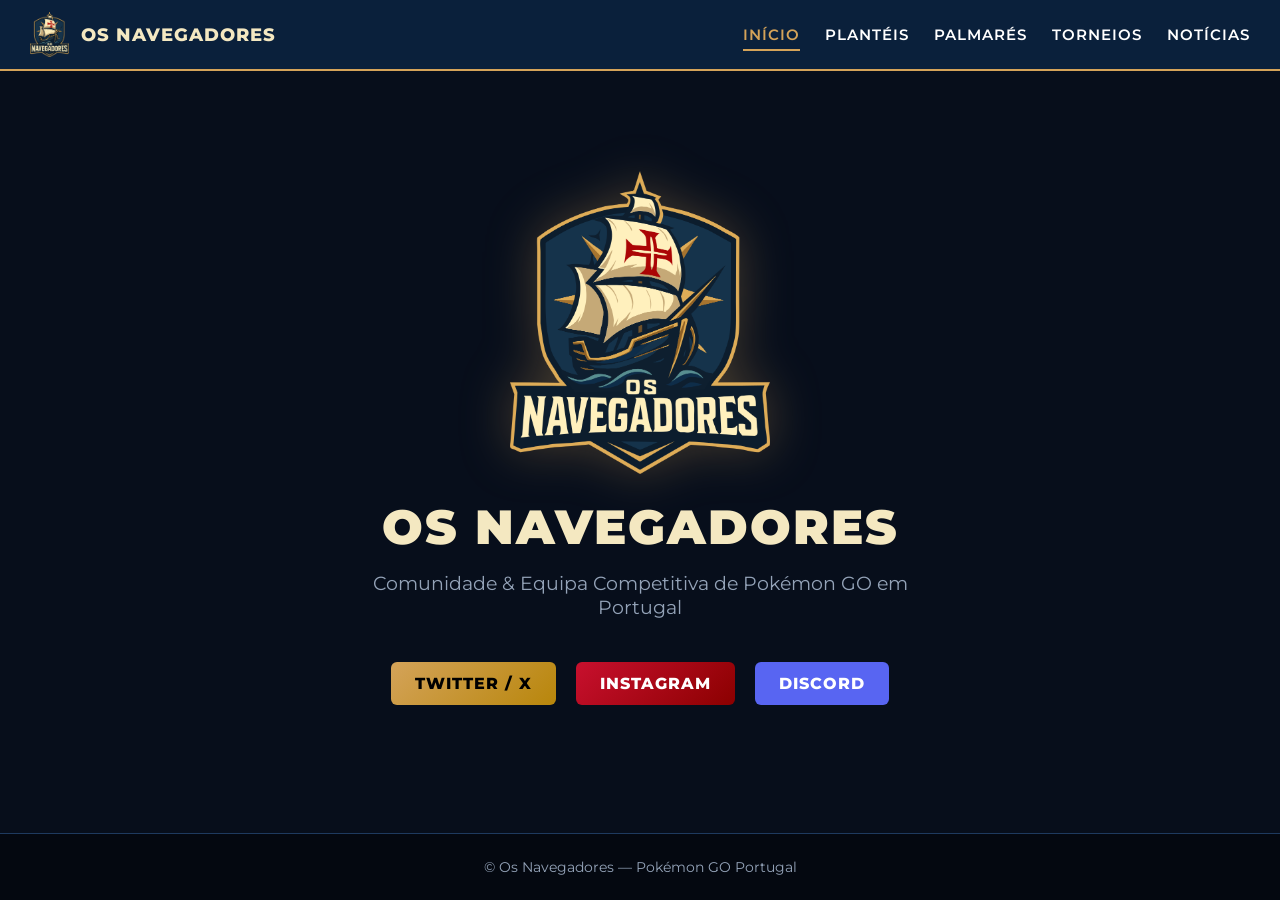
<file: index.html>
<!DOCTYPE html>
<html lang="pt">
<head>
  <meta charset="UTF-8">
  <meta name="viewport" content="width=device-width, initial-scale=1.0">
  <title>Os Navegadores | Pokémon GO Portugal</title>
  <link rel="stylesheet" href="style.css">
  <link href="https://fonts.googleapis.com/css2?family=Montserrat:wght@600;800;900&display=swap" rel="stylesheet">
</head>
<body>

  <nav>
    <a href="index.html" class="nav-brand">
      <img src="OsNavegadores_SemFundo.png" alt="Os Navegadores Logo">
      OS NAVEGADORES
    </a>
    <ul class="nav-links">
      <li><a href="index.html" class="active">Início</a></li>
      <li><a href="planteis.html">Plantéis</a></li>
      <li><a href="palmares.html">Palmarés</a></li>
      <li><a href="torneios.html">Torneios</a></li>
	  <li><a href="noticias.html">Notícias</a></li>
    </ul>
  </nav>

  <div class="container" style="text-align: center; padding-top: 60px;">
    <img src="OsNavegadores_SemFundo.png" alt="Logo Navegadores" style="max-width: 260px; filter: drop-shadow(0 0 25px var(--gold-glow));">
    <h1 style="font-size: 3rem; font-weight: 900; margin-top: 20px; color: var(--cream); letter-spacing: 2px;">OS NAVEGADORES</h1>
    <p style="color: var(--text-dim); font-size: 1.2rem; max-width: 600px; margin: 15px auto;">Comunidade & Equipa Competitiva de Pokémon GO em Portugal</p>

    <div style="margin-top: 35px;">
      <a href="https://x.com/OsNavegadoresGo" target="_blank" class="btn">Twitter / X</a>
      <a href="https://www.instagram.com/osnavegadoresgo/" target="_blank" class="btn btn-red">Instagram</a>
      <a href="https://discord.com/invite/R2erNcu2da" target="_blank" class="btn" style="background: #5865F2; color: #fff;">Discord</a>
    </div>
  </div>

  <footer>© Os Navegadores — Pokémon GO Portugal</footer>
</body>
</html>
</file>
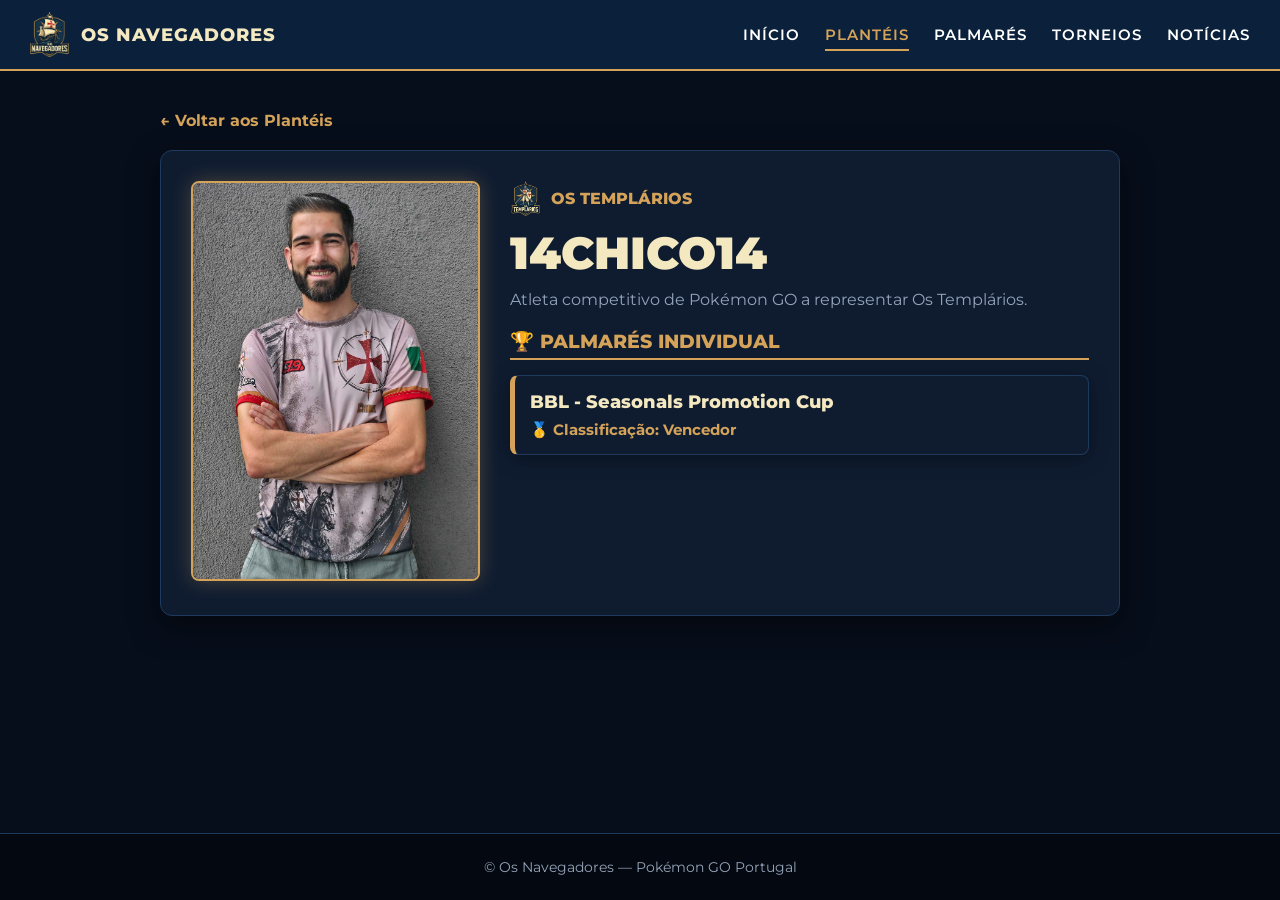
<file: 14chico14.html>
<!DOCTYPE html>
<html lang="pt">
<head>
  <meta charset="UTF-8">
  <meta name="viewport" content="width=device-width, initial-scale=1.0">
  <title>14chico14 | Perfil de Jogador</title>
  <link rel="stylesheet" href="style.css">
  <link href="https://fonts.googleapis.com/css2?family=Montserrat:wght@600;800;900&display=swap" rel="stylesheet">
</head>
<body>

  <nav>
    <a href="index.html" class="nav-brand">
      <img src="OsNavegadores_SemFundo.png" alt="Logo">
      OS NAVEGADORES
    </a>
    <ul class="nav-links">
      <li><a href="index.html">Início</a></li>
      <li><a href="planteis.html" class="active">Plantéis</a></li>
      <li><a href="palmares.html">Palmarés</a></li>
      <li><a href="torneios.html">Torneios</a></li>
	  <li><a href="noticias.html">Notícias</a></li>
    </ul>
  </nav>

  <div class="container">
    <a href="planteis.html" style="color: var(--gold); text-decoration: none; font-weight: 700; display: inline-block; margin-bottom: 20px;">← Voltar aos Plantéis</a>

    <div style="background: var(--bg-card); border: 1px solid var(--border); border-radius: 12px; padding: 30px; display: flex; flex-wrap: wrap; gap: 30px; align-items: flex-start; box-shadow: 0 10px 30px rgba(0,0,0,0.5);">
      
      <!-- Foto de Perfil (Presa ao topo) -->
      <div style="flex: 1; min-width: 260px; max-width: 320px; text-align: center;">
        <img src="chico.jpg" alt="14chico14" style="width: 100%; min-height: 300px; max-height: 400px; object-fit: cover; border-radius: 8px; border: 2px solid var(--gold); box-shadow: 0 0 20px var(--gold-glow);" onerror="this.src='chico.png'">
      </div>

      <!-- Detalhes do Jogador -->
      <div style="flex: 2; min-width: 280px;">
        <div style="display: flex; align-items: center; gap: 10px; margin-bottom: 10px;">
          <img src="OsTemplarios.png" alt="Os Templários" style="height: 35px;" onerror="this.src='OsTemplarios.jpg'">
          <span style="color: var(--gold); font-weight: 800; text-transform: uppercase;">Os Templários</span>
        </div>

        <h1 style="font-size: 2.8rem; font-weight: 900; color: var(--cream); margin-bottom: 10px; text-transform: uppercase;">14chico14</h1>
        <p style="color: var(--text-dim); margin-bottom: 20px;">Atleta competitivo de Pokémon GO a representar Os Templários.</p>

        <!-- Palmarés Individual -->
        <h3 style="font-size: 1.2rem; font-weight: 800; color: var(--gold); border-bottom: 2px solid var(--gold); padding-bottom: 5px; margin-bottom: 15px; text-transform: uppercase;">🏆 Palmarés Individual</h3>
        
        <div class="trophy-card" style="border-left-color: var(--gold); padding: 15px; margin-bottom: 10px;">
          <div class="trophy-title" style="font-size: 1.1rem; color: var(--cream); font-weight: 800;">BBL - Seasonals Promotion Cup</div>
          <p style="color: var(--gold); font-size: 0.95rem; font-weight: 700; margin-top: 4px;">🥇 Classificação: Vencedor</p>
        </div>

      </div>
    </div>
  </div>

  <footer>© Os Navegadores — Pokémon GO Portugal</footer>
</body>
</html>
</file>
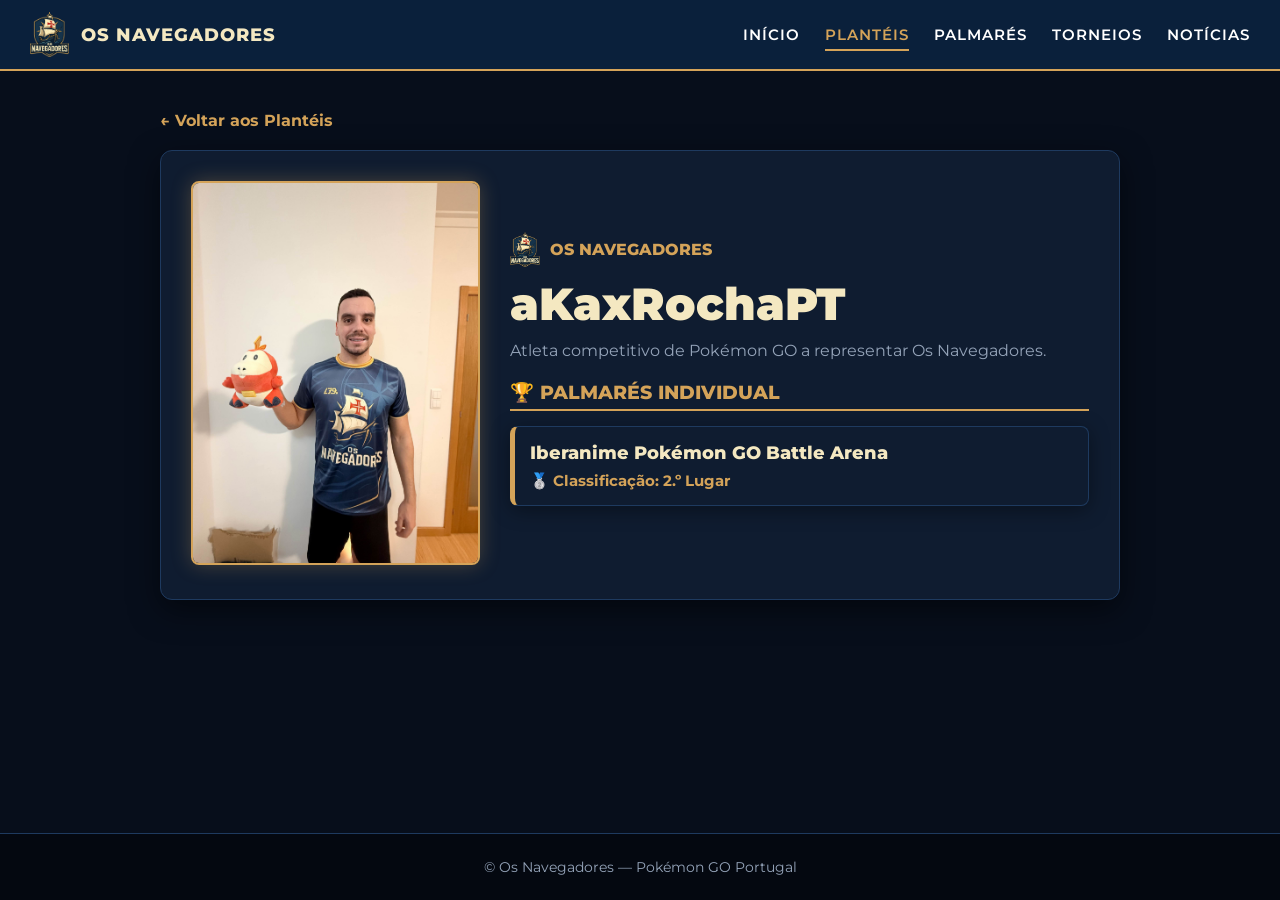
<file: akaxrocha.html>
<!DOCTYPE html>
<html lang="pt">
<head>
  <meta charset="UTF-8">
  <meta name="viewport" content="width=device-width, initial-scale=1.0">
  <title>aKaxRochaPT | Perfil de Jogador</title>
  <link rel="stylesheet" href="style.css">
  <link href="https://fonts.googleapis.com/css2?family=Montserrat:wght@600;800;900&display=swap" rel="stylesheet">
</head>
<body>

  <nav>
    <a href="index.html" class="nav-brand">
      <img src="OsNavegadores_SemFundo.png" alt="Logo">
      OS NAVEGADORES
    </a>
    <ul class="nav-links">
      <li><a href="index.html">Início</a></li>
      <li><a href="planteis.html" class="active">Plantéis</a></li>
      <li><a href="palmares.html">Palmarés</a></li>
      <li><a href="torneios.html">Torneios</a></li>
	  <li><a href="noticias.html">Notícias</a></li>
    </ul>
  </nav>

  <div class="container">
    <a href="planteis.html" style="color: var(--gold); text-decoration: none; font-weight: 700; display: inline-block; margin-bottom: 20px;">← Voltar aos Plantéis</a>

    <div style="background: var(--bg-card); border: 1px solid var(--border); border-radius: 12px; padding: 30px; display: flex; flex-wrap: wrap; gap: 30px; align-items: center; box-shadow: 0 10px 30px rgba(0,0,0,0.5);">
      
      <!-- Foto de Perfil do Jogador (Com limite seguro para fotos grandes) -->
      <div style="flex: 1; min-width: 260px; max-width: 320px; text-align: center;">
        <img src="akaxrocha.jpg" alt="aKaxRochaPT" style="width: 100%; min-height: 300px; max-height: 400px; object-fit: cover; border-radius: 8px; border: 2px solid var(--gold); box-shadow: 0 0 20px var(--gold-glow);" onerror="this.src='akaxrocha.png'">
      </div>

      <!-- Detalhes do Jogador -->
      <div style="flex: 2; min-width: 280px;">
        <div style="display: flex; align-items: center; gap: 10px; margin-bottom: 10px;">
          <img src="OsNavegadores_SemFundo.png" alt="Os Navegadores" style="height: 35px;">
          <span style="color: var(--gold); font-weight: 800; text-transform: uppercase;">Os Navegadores</span>
        </div>

        <h1 style="font-size: 2.8rem; font-weight: 900; color: var(--cream); margin-bottom: 10px; text-transform: none;">aKaxRochaPT</h1>
        <p style="color: var(--text-dim); margin-bottom: 20px;">Atleta competitivo de Pokémon GO a representar Os Navegadores.</p>

        <!-- Palmarés Individual -->
        <h3 style="font-size: 1.2rem; font-weight: 800; color: var(--gold); border-bottom: 2px solid var(--gold); padding-bottom: 5px; margin-bottom: 15px; text-transform: uppercase;">🏆 Palmarés Individual</h3>
        
        <div class="trophy-card" style="border-left-color: var(--gold); padding: 15px; margin-bottom: 12px;">
          <div class="trophy-title" style="font-size: 1.1rem; color: var(--cream); font-weight: 800;">Iberanime Pokémon GO Battle Arena</div>
          <p style="color: var(--gold); font-size: 0.95rem; font-weight: 700; margin-top: 4px;">🥈 Classificação: 2.º Lugar</p>
        </div>

      </div>
    </div>
  </div>

  <footer>© Os Navegadores — Pokémon GO Portugal</footer>
</body>
</html>
</file>
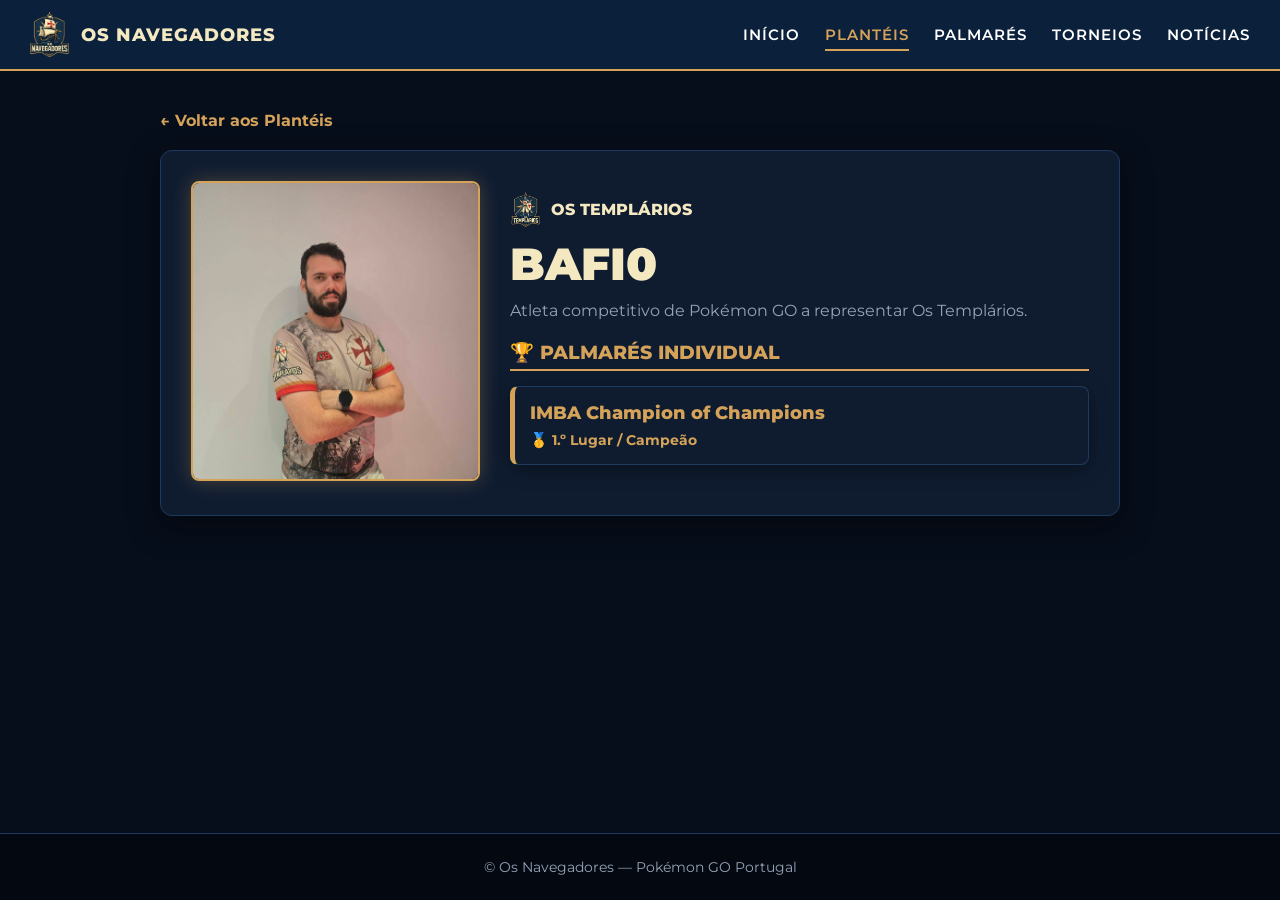
<file: bafi0.html>
<!DOCTYPE html>
<html lang="pt">
<head>
  <meta charset="UTF-8">
  <meta name="viewport" content="width=device-width, initial-scale=1.0">
  <title>Bafi0 | Perfil de Jogador</title>
  <link rel="stylesheet" href="style.css">
  <link href="https://fonts.googleapis.com/css2?family=Montserrat:wght@600;800;900&display=swap" rel="stylesheet">
</head>
<body>

  <nav>
    <a href="index.html" class="nav-brand">
      <img src="OsNavegadores_SemFundo.png" alt="Logo">
      OS NAVEGADORES
    </a>
    <ul class="nav-links">
      <li><a href="index.html">Início</a></li>
      <li><a href="planteis.html" class="active">Plantéis</a></li>
      <li><a href="palmares.html">Palmarés</a></li>
      <li><a href="torneios.html">Torneios</a></li>
	  <li><a href="noticias.html">Notícias</a></li>
    </ul>
  </nav>

  <div class="container">
    <a href="planteis.html" style="color: var(--gold); text-decoration: none; font-weight: 700; display: inline-block; margin-bottom: 20px;">← Voltar aos Plantéis</a>

    <div style="background: var(--bg-card); border: 1px solid var(--border); border-radius: 12px; padding: 30px; display: flex; flex-wrap: wrap; gap: 30px; align-items: center; box-shadow: 0 10px 30px rgba(0,0,0,0.5);">
      
      <!-- Foto de Perfil do Jogador -->
      <div style="flex: 1; min-width: 260px; max-width: 320px; text-align: center;">
        <img src="Bafi0.jpg" alt="Bafi0" style="width: 100%; min-height: 300px; object-fit: cover; border-radius: 8px; border: 2px solid var(--gold); box-shadow: 0 0 20px var(--gold-glow);">
      </div>

      <!-- Detalhes do Jogador -->
      <div style="flex: 2; min-width: 280px;">
        <div style="display: flex; align-items: center; gap: 10px; margin-bottom: 10px;">
          <!-- Tenta carregar .png e se falhar mostra o texto -->
          <img src="OsTemplarios.png" alt="Os Templários" style="height: 35px;" onerror="this.src='OsTemplarios.jpg'">
          <span style="color: var(--cream); font-weight: 800; text-transform: uppercase;">Os Templários</span>
        </div>

        <h1 style="font-size: 2.8rem; font-weight: 900; color: var(--cream); text-transform: uppercase; margin-bottom: 10px;">Bafi0</h1>
        <p style="color: var(--text-dim); margin-bottom: 20px;">Atleta competitivo de Pokémon GO a representar Os Templários.</p>

        <!-- Palmarés Individual -->
        <h3 style="font-size: 1.2rem; font-weight: 800; color: var(--gold); border-bottom: 2px solid var(--gold); padding-bottom: 5px; margin-bottom: 15px; text-transform: uppercase;">🏆 Palmarés Individual</h3>
        
        <div class="trophy-card" style="border-left-color: var(--gold); padding: 15px; margin-bottom: 10px;">
          <div class="trophy-title" style="font-size: 1.1rem;">IMBA Champion of Champions</div>
          <p style="color: var(--gold); font-size: 0.9rem; font-weight: 700;">🥇 1.º Lugar / Campeão</p>
        </div>

      </div>
    </div>
  </div>

  <footer>© Os Navegadores — Pokémon GO Portugal</footer>
</body>
</html>
</file>
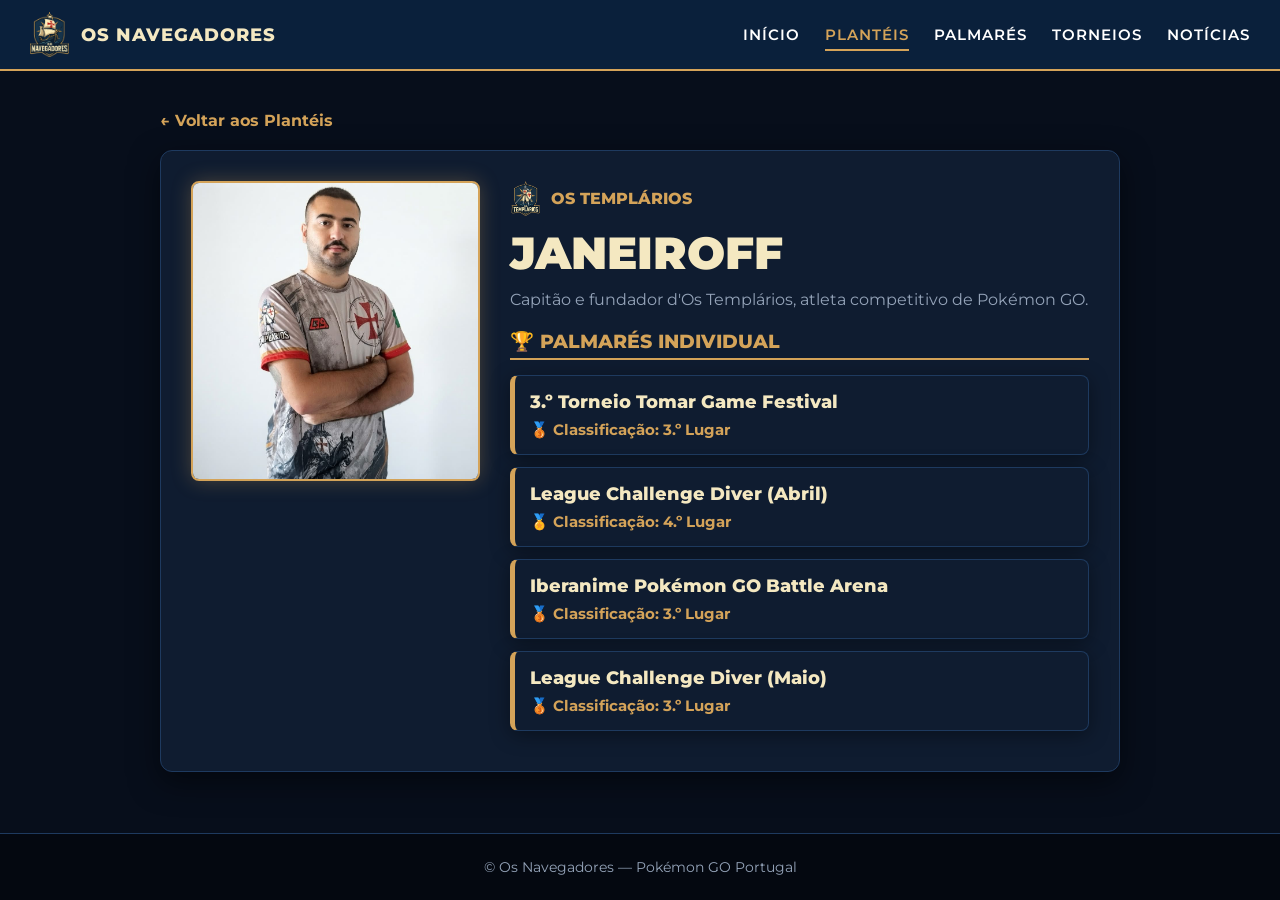
<file: janeiroff.html>
<!DOCTYPE html>
<html lang="pt">
<head>
  <meta charset="UTF-8">
  <meta name="viewport" content="width=device-width, initial-scale=1.0">
  <title>janeiroff | Perfil de Jogador</title>
  <link rel="stylesheet" href="style.css">
  <link href="https://fonts.googleapis.com/css2?family=Montserrat:wght@600;800;900&display=swap" rel="stylesheet">
</head>
<body>

  <nav>
    <a href="index.html" class="nav-brand">
      <img src="OsNavegadores_SemFundo.png" alt="Logo">
      OS NAVEGADORES
    </a>
    <ul class="nav-links">
      <li><a href="index.html">Início</a></li>
      <li><a href="planteis.html" class="active">Plantéis</a></li>
      <li><a href="palmares.html">Palmarés</a></li>
      <li><a href="torneios.html">Torneios</a></li>
	  <li><a href="noticias.html">Notícias</a></li>
    </ul>
  </nav>

  <div class="container">
    <a href="planteis.html" style="color: var(--gold); text-decoration: none; font-weight: 700; display: inline-block; margin-bottom: 20px;">← Voltar aos Plantéis</a>

    <div style="background: var(--bg-card); border: 1px solid var(--border); border-radius: 12px; padding: 30px; display: flex; flex-wrap: wrap; gap: 30px; align-items: flex-start; box-shadow: 0 10px 30px rgba(0,0,0,0.5);">
      
      <!-- Foto de Perfil (Presa ao topo) -->
      <div style="flex: 1; min-width: 260px; max-width: 320px; text-align: center;">
        <img src="janeiroff.jpg" alt="janeiroff" style="width: 100%; min-height: 300px; max-height: 400px; object-fit: cover; border-radius: 8px; border: 2px solid var(--gold); box-shadow: 0 0 20px var(--gold-glow);" onerror="this.src='janeiroff.png'">
      </div>

      <!-- Detalhes do Jogador -->
      <div style="flex: 2; min-width: 280px;">
        <div style="display: flex; align-items: center; gap: 10px; margin-bottom: 10px;">
          <img src="OsTemplarios.png" alt="Os Templários" style="height: 35px;" onerror="this.src='OsTemplarios.jpg'">
          <span style="color: var(--gold); font-weight: 800; text-transform: uppercase;">Os Templários</span>
        </div>

        <h1 style="font-size: 2.8rem; font-weight: 900; color: var(--cream); margin-bottom: 10px; text-transform: uppercase;">janeiroff</h1>
        <p style="color: var(--text-dim); margin-bottom: 20px;">Capitão e fundador d'Os Templários, atleta competitivo de Pokémon GO.</p>

        <!-- Palmarés Individual -->
        <h3 style="font-size: 1.2rem; font-weight: 800; color: var(--gold); border-bottom: 2px solid var(--gold); padding-bottom: 5px; margin-bottom: 15px; text-transform: uppercase;">🏆 Palmarés Individual</h3>
        
        <div class="trophy-card" style="border-left-color: var(--gold); padding: 15px; margin-bottom: 12px;">
          <div class="trophy-title" style="font-size: 1.1rem; color: var(--cream); font-weight: 800;">3.º Torneio Tomar Game Festival</div>
          <p style="color: var(--gold); font-size: 0.95rem; font-weight: 700; margin-top: 4px;">🥉 Classificação: 3.º Lugar</p>
        </div>

        <div class="trophy-card" style="border-left-color: var(--gold); padding: 15px; margin-bottom: 12px;">
          <div class="trophy-title" style="font-size: 1.1rem; color: var(--cream); font-weight: 800;">League Challenge Diver (Abril)</div>
          <p style="color: var(--gold); font-size: 0.95rem; font-weight: 700; margin-top: 4px;">🏅 Classificação: 4.º Lugar</p>
        </div>

        <div class="trophy-card" style="border-left-color: var(--gold); padding: 15px; margin-bottom: 12px;">
          <div class="trophy-title" style="font-size: 1.1rem; color: var(--cream); font-weight: 800;">Iberanime Pokémon GO Battle Arena</div>
          <p style="color: var(--gold); font-size: 0.95rem; font-weight: 700; margin-top: 4px;">🥉 Classificação: 3.º Lugar</p>
        </div>

        <div class="trophy-card" style="border-left-color: var(--gold); padding: 15px; margin-bottom: 10px;">
          <div class="trophy-title" style="font-size: 1.1rem; color: var(--cream); font-weight: 800;">League Challenge Diver (Maio)</div>
          <p style="color: var(--gold); font-size: 0.95rem; font-weight: 700; margin-top: 4px;">🥉 Classificação: 3.º Lugar</p>
        </div>

      </div>
    </div>
  </div>

  <footer>© Os Navegadores — Pokémon GO Portugal</footer>
</body>
</html>
</file>
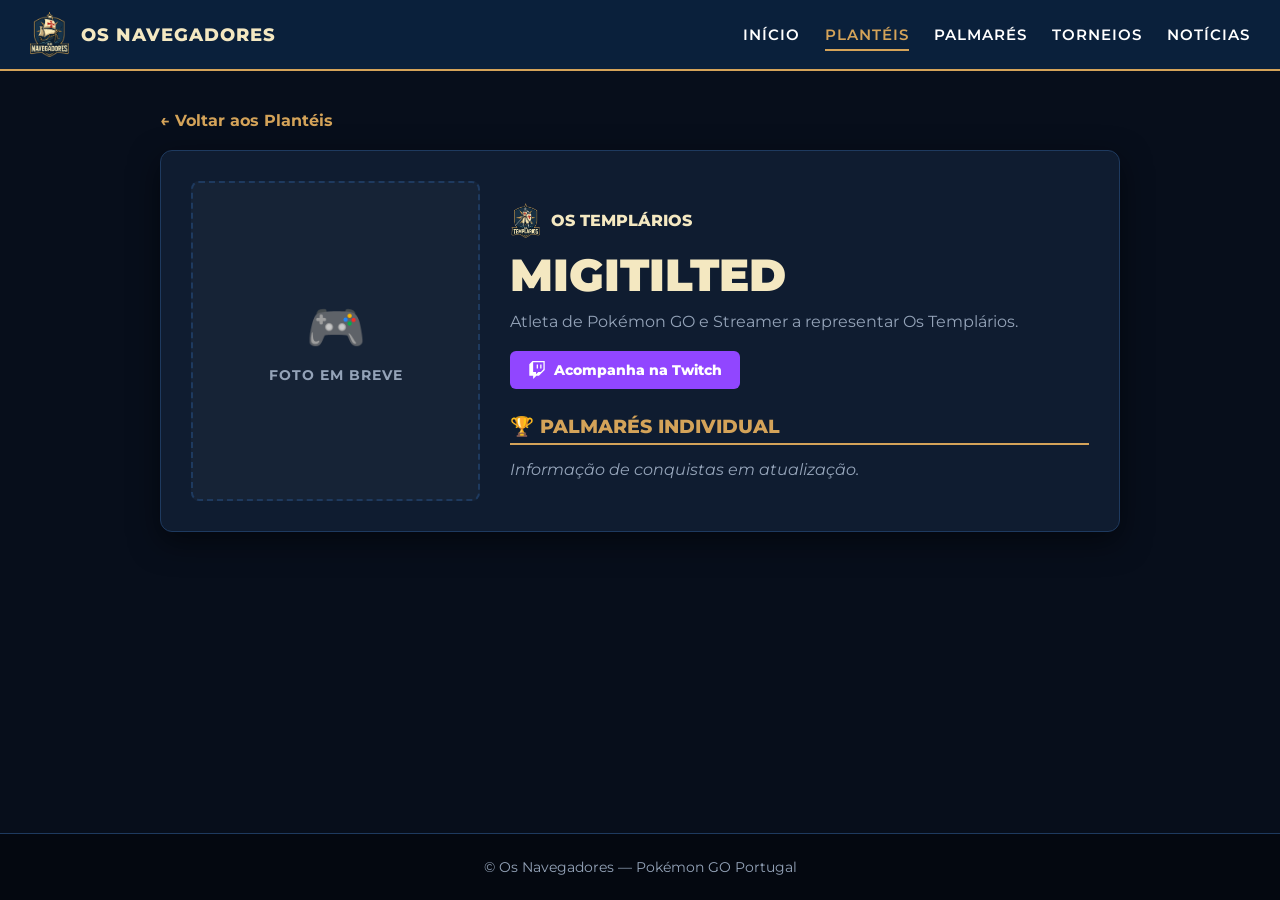
<file: migitilted.html>
<!DOCTYPE html>
<html lang="pt">
<head>
  <meta charset="UTF-8">
  <meta name="viewport" content="width=device-width, initial-scale=1.0">
  <title>MigiTilted | Perfil de Jogador</title>
  <link rel="stylesheet" href="style.css">
  <link href="https://fonts.googleapis.com/css2?family=Montserrat:wght@600;800;900&display=swap" rel="stylesheet">
</head>
<body>

  <nav>
    <a href="index.html" class="nav-brand">
      <img src="OsNavegadores_SemFundo.png" alt="Logo">
      OS NAVEGADORES
    </a>
    <ul class="nav-links">
      <li><a href="index.html">Início</a></li>
      <li><a href="planteis.html" class="active">Plantéis</a></li>
      <li><a href="palmares.html">Palmarés</a></li>
      <li><a href="torneios.html">Torneios</a></li>
	  <li><a href="noticias.html">Notícias</a></li>
    </ul>
  </nav>

  <div class="container">
    <a href="planteis.html" style="color: var(--gold); text-decoration: none; font-weight: 700; display: inline-block; margin-bottom: 20px;">← Voltar aos Plantéis</a>

    <div style="background: var(--bg-card); border: 1px solid var(--border); border-radius: 12px; padding: 30px; display: flex; flex-wrap: wrap; gap: 30px; align-items: center; box-shadow: 0 10px 30px rgba(0,0,0,0.5);">
      
      <!-- Placeholder de Foto em Breve -->
      <div style="flex: 1; min-width: 260px; max-width: 320px; text-align: center;">
        <div style="width: 100%; height: 320px; background: rgba(255, 255, 255, 0.03); border: 2px dashed var(--border); border-radius: 8px; display: flex; flex-direction: column; align-items: center; justify-content: center; color: var(--text-dim);">
          <span style="font-size: 3rem; margin-bottom: 10px;">🎮</span>
          <span style="font-weight: 700; font-size: 0.9rem; text-transform: uppercase; letter-spacing: 1px;">Foto em breve</span>
        </div>
      </div>

      <!-- Detalhes do Jogador -->
      <div style="flex: 2; min-width: 280px;">
        <div style="display: flex; align-items: center; gap: 10px; margin-bottom: 10px;">
          <img src="OsTemplarios.png" alt="Os Templários" style="height: 35px;" onerror="this.src='OsTemplarios.jpg'">
          <span style="color: var(--cream); font-weight: 800; text-transform: uppercase;">Os Templários</span>
        </div>

        <h1 style="font-size: 2.8rem; font-weight: 900; color: var(--cream); text-transform: uppercase; margin-bottom: 10px;">MigiTilted</h1>
        <p style="color: var(--text-dim); margin-bottom: 20px;">Atleta de Pokémon GO e Streamer a representar Os Templários.</p>

        <!-- Twitch -->
        <div style="margin-bottom: 25px;">
          <a href="https://www.twitch.tv/migitilted" target="_blank" style="display: inline-flex; align-items: center; gap: 8px; background: #9146FF; color: white; text-decoration: none; padding: 10px 18px; border-radius: 6px; font-weight: 800; font-size: 0.9rem; transition: transform 0.2s, opacity 0.2s;">
            <svg width="18" height="18" viewBox="0 0 24 24" fill="currentColor"><path d="M11.571 4.714h1.715v5.143H11.571zm4.715 0H18v5.143h-1.714zM6 0L1.714 4.286v15.428h5.143V24l4.286-4.286h3.428L22.286 12V0zm14.571 11.143l-3.428 3.428h-3.429l-3 3v-3H6.857V1.714h13.714z"/></svg>
            Acompanha na Twitch
          </a>
        </div>

        <!-- Palmarés Individual -->
        <h3 style="font-size: 1.2rem; font-weight: 800; color: var(--gold); border-bottom: 2px solid var(--gold); padding-bottom: 5px; margin-bottom: 15px; text-transform: uppercase;">🏆 Palmarés Individual</h3>
        
        <p style="color: var(--text-dim); font-style: italic;">Informação de conquistas em atualização.</p>

      </div>
    </div>
  </div>

  <footer>© Os Navegadores — Pokémon GO Portugal</footer>
</body>
</html>
</file>
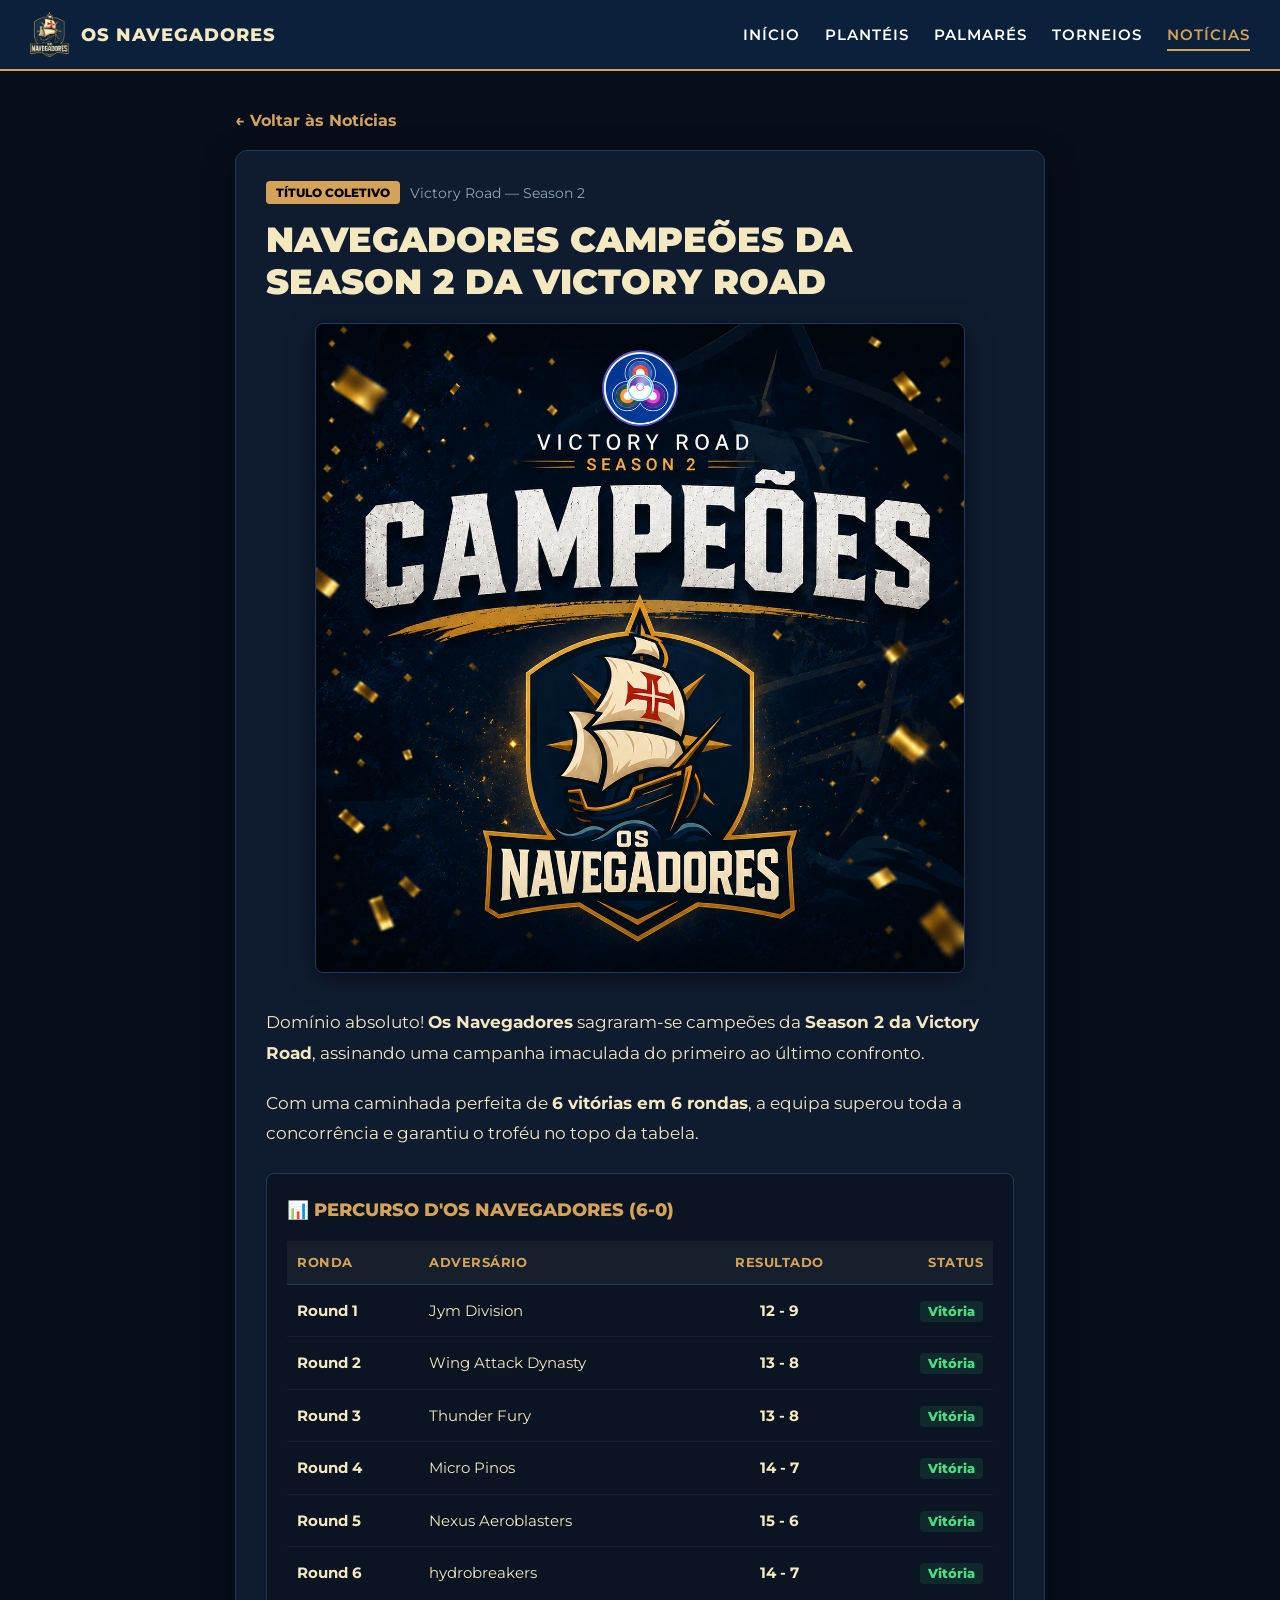
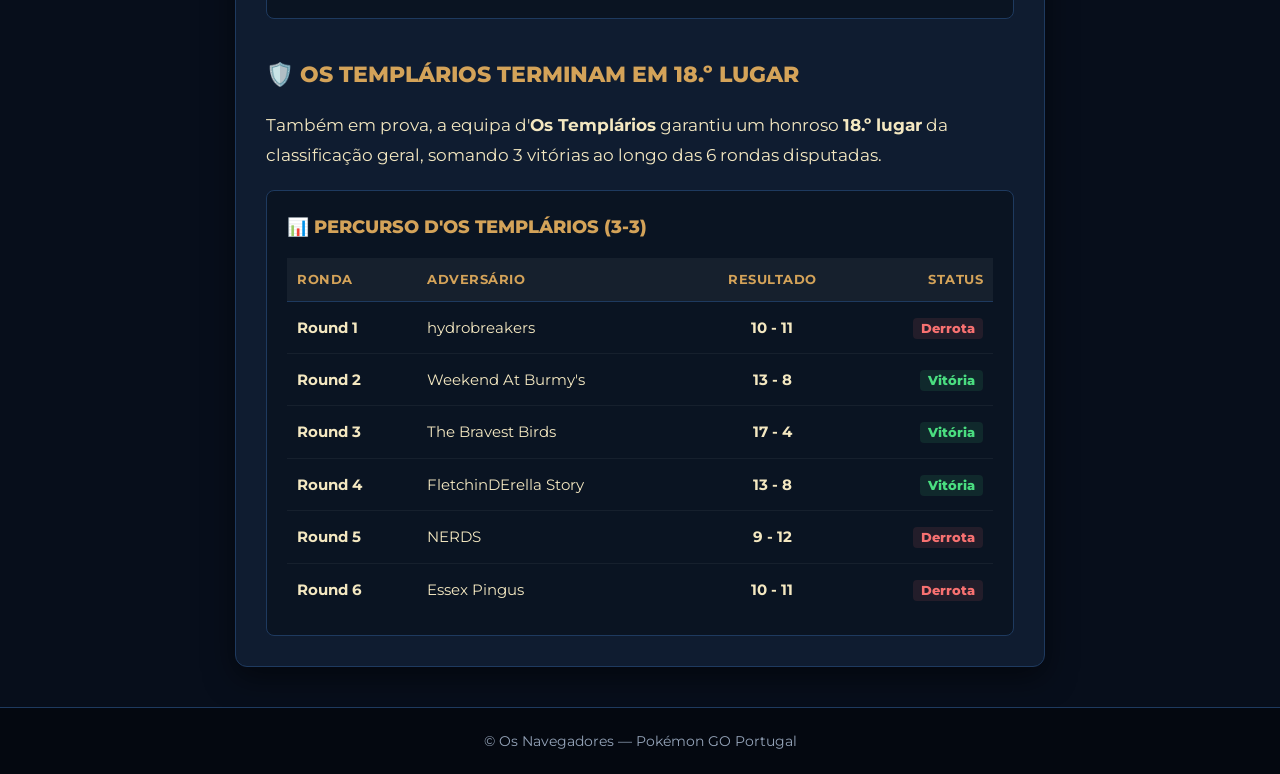
<file: noticia_victory_road_s2.html>
<!DOCTYPE html>
<html lang="pt">
<head>
  <meta charset="UTF-8">
  <meta name="viewport" content="width=device-width, initial-scale=1.0">
  <title>Navegadores Campeões Victory Road Season 2 | Os Navegadores</title>
  <link rel="stylesheet" href="style.css">
  <link href="https://fonts.googleapis.com/css2?family=Montserrat:wght@600;800;900&display=swap" rel="stylesheet">
  <style>
    .match-table {
      width: 100%;
      border-collapse: collapse;
      margin-top: 15px;
      font-size: 0.95rem;
    }

    .match-table th {
      background: rgba(255, 255, 255, 0.05);
      color: var(--gold);
      text-transform: uppercase;
      font-size: 0.8rem;
      letter-spacing: 0.5px;
      padding: 10px;
      text-align: left;
      border-bottom: 1px solid var(--border);
    }

    .match-table td {
      padding: 12px 10px;
      border-bottom: 1px solid rgba(255, 255, 255, 0.05);
      color: var(--cream);
    }

    .match-table tr:last-child td {
      border-bottom: none;
    }

    .win-tag {
      color: #4ade80;
      font-weight: 800;
      background: rgba(74, 222, 128, 0.1);
      padding: 3px 8px;
      border-radius: 4px;
      font-size: 0.8rem;
    }

    .loss-tag {
      color: #f87171;
      font-weight: 800;
      background: rgba(248, 113, 113, 0.1);
      padding: 3px 8px;
      border-radius: 4px;
      font-size: 0.8rem;
    }
  </style>
</head>
<body>

  <nav>
    <a href="index.html" class="nav-brand">
      <img src="OsNavegadores_SemFundo.png" alt="Logo">
      OS NAVEGADORES
    </a>
    <ul class="nav-links">
      <li><a href="index.html">Início</a></li>
      <li><a href="planteis.html">Plantéis</a></li>
      <li><a href="palmares.html">Palmarés</a></li>
      <li><a href="torneios.html">Torneios</a></li>
      <li><a href="noticias.html" class="active">Notícias</a></li>
    </ul>
  </nav>

  <div class="container" style="max-width: 850px;">
    <a href="noticias.html" style="color: var(--gold); text-decoration: none; font-weight: 700; display: inline-block; margin-bottom: 20px;">← Voltar às Notícias</a>

    <article style="background: var(--bg-card); border: 1px solid var(--border); border-radius: 12px; padding: 30px; box-shadow: 0 10px 30px rgba(0,0,0,0.5);">
      
      <!-- Badge e Torneio -->
      <div style="display: flex; gap: 10px; align-items: center; margin-bottom: 15px;">
        <span style="background: var(--gold); color: #000; font-weight: 800; font-size: 0.75rem; padding: 4px 10px; border-radius: 4px; text-transform: uppercase;">Título Coletivo</span>
        <span style="color: var(--text-dim); font-size: 0.85rem;">Victory Road — Season 2</span>
      </div>

      <!-- Título Principal -->
      <h1 style="font-size: 2.2rem; font-weight: 900; color: var(--cream); line-height: 1.2; margin-bottom: 20px; text-transform: uppercase;">
        Navegadores Campeões da Season 2 da Victory Road
      </h1>

      <!-- Imagem Principal dos Campeões -->
      <div style="text-align: center; margin-bottom: 30px;">
        <img src="NavChamp.png" alt="Os Navegadores Campeões Victory Road Season 2" style="width: 100%; max-width: 650px; border-radius: 8px; border: 1px solid var(--border); box-shadow: 0 5px 25px rgba(0,0,0,0.5);">
      </div>

      <!-- Texto Principal -->
      <div style="color: var(--cream); line-height: 1.8; font-size: 1.05rem;">
        <p style="margin-bottom: 20px;">
          Domínio absoluto! <strong>Os Navegadores</strong> sagraram-se campeões da <strong>Season 2 da Victory Road</strong>, assinando uma campanha imaculada do primeiro ao último confronto.
        </p>

        <p style="margin-bottom: 25px;">
          Com uma caminhada perfeita de <strong>6 vitórias em 6 rondas</strong>, a equipa superou toda a concorrência e garantiu o troféu no topo da tabela.
        </p>

        <!-- Seção de Resultados d'Os Navegadores -->
        <div style="background: rgba(0,0,0,0.3); border: 1px solid var(--border); border-radius: 8px; padding: 20px; margin-bottom: 35px;">
          <h3 style="color: var(--gold); font-size: 1.1rem; font-weight: 800; text-transform: uppercase; margin-bottom: 10px;">
            📊 Percurso d'Os Navegadores (6-0)
          </h3>
          
          <table class="match-table">
            <thead>
              <tr>
                <th>Ronda</th>
                <th>Adversário</th>
                <th style="text-align: center;">Resultado</th>
                <th style="text-align: right;">Status</th>
              </tr>
            </thead>
            <tbody>
              <tr>
                <td><strong>Round 1</strong></td>
                <td>Jym Division</td>
                <td style="text-align: center; font-weight: 700;">12 - 9</td>
                <td style="text-align: right;"><span class="win-tag">Vitória</span></td>
              </tr>
              <tr>
                <td><strong>Round 2</strong></td>
                <td>Wing Attack Dynasty</td>
                <td style="text-align: center; font-weight: 700;">13 - 8</td>
                <td style="text-align: right;"><span class="win-tag">Vitória</span></td>
              </tr>
              <tr>
                <td><strong>Round 3</strong></td>
                <td>Thunder Fury</td>
                <td style="text-align: center; font-weight: 700;">13 - 8</td>
                <td style="text-align: right;"><span class="win-tag">Vitória</span></td>
              </tr>
              <tr>
                <td><strong>Round 4</strong></td>
                <td>Micro Pinos</td>
                <td style="text-align: center; font-weight: 700;">14 - 7</td>
                <td style="text-align: right;"><span class="win-tag">Vitória</span></td>
              </tr>
              <tr>
                <td><strong>Round 5</strong></td>
                <td>Nexus Aeroblasters</td>
                <td style="text-align: center; font-weight: 700;">15 - 6</td>
                <td style="text-align: right;"><span class="win-tag">Vitória</span></td>
              </tr>
              <tr>
                <td><strong>Round 6</strong></td>
                <td>hydrobreakers</td>
                <td style="text-align: center; font-weight: 700;">14 - 7</td>
                <td style="text-align: right;"><span class="win-tag">Vitória</span></td>
              </tr>
            </tbody>
          </table>
        </div>

        <!-- Destaque para Os Templários -->
        <h2 style="font-size: 1.4rem; font-weight: 800; color: var(--gold); margin-bottom: 15px; text-transform: uppercase;">
          🛡️ Os Templários Terminam em 18.º Lugar
        </h2>
        
        <p style="margin-bottom: 20px;">
          Também em prova, a equipa d'<strong>Os Templários</strong> garantiu um honroso <strong>18.º lugar</strong> da classificação geral, somando 3 vitórias ao longo das 6 rondas disputadas.
        </p>

        <!-- Seção de Resultados d'Os Templários -->
        <div style="background: rgba(0,0,0,0.3); border: 1px solid var(--border); border-radius: 8px; padding: 20px;">
          <h3 style="color: var(--gold); font-size: 1.1rem; font-weight: 800; text-transform: uppercase; margin-bottom: 10px;">
            📊 Percurso d'Os Templários (3-3)
          </h3>
          
          <table class="match-table">
            <thead>
              <tr>
                <th>Ronda</th>
                <th>Adversário</th>
                <th style="text-align: center;">Resultado</th>
                <th style="text-align: right;">Status</th>
              </tr>
            </thead>
            <tbody>
              <tr>
                <td><strong>Round 1</strong></td>
                <td>hydrobreakers</td>
                <td style="text-align: center; font-weight: 700;">10 - 11</td>
                <td style="text-align: right;"><span class="loss-tag">Derrota</span></td>
              </tr>
              <tr>
                <td><strong>Round 2</strong></td>
                <td>Weekend At Burmy's</td>
                <td style="text-align: center; font-weight: 700;">13 - 8</td>
                <td style="text-align: right;"><span class="win-tag">Vitória</span></td>
              </tr>
              <tr>
                <td><strong>Round 3</strong></td>
                <td>The Bravest Birds</td>
                <td style="text-align: center; font-weight: 700;">17 - 4</td>
                <td style="text-align: right;"><span class="win-tag">Vitória</span></td>
              </tr>
              <tr>
                <td><strong>Round 4</strong></td>
                <td>FletchinDErella Story</td>
                <td style="text-align: center; font-weight: 700;">13 - 8</td>
                <td style="text-align: right;"><span class="win-tag">Vitória</span></td>
              </tr>
              <tr>
                <td><strong>Round 5</strong></td>
                <td>NERDS</td>
                <td style="text-align: center; font-weight: 700;">9 - 12</td>
                <td style="text-align: right;"><span class="loss-tag">Derrota</span></td>
              </tr>
              <tr>
                <td><strong>Round 6</strong></td>
                <td>Essex Pingus</td>
                <td style="text-align: center; font-weight: 700;">10 - 11</td>
                <td style="text-align: right;"><span class="loss-tag">Derrota</span></td>
              </tr>
            </tbody>
          </table>
        </div>

      </div>

    </article>
  </div>

  <footer>© Os Navegadores — Pokémon GO Portugal</footer>
</body>
</html>
</file>
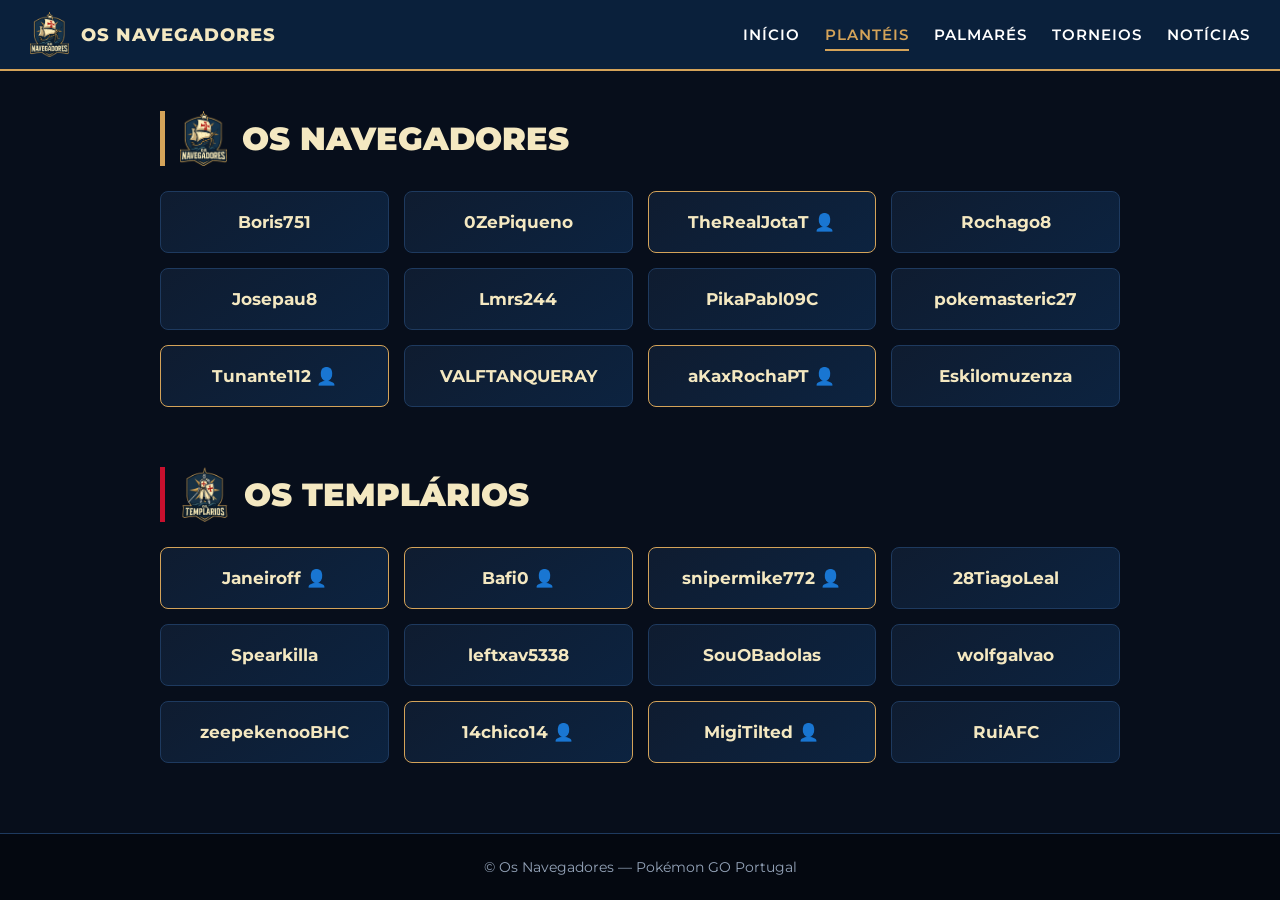
<file: planteis.html>
<!DOCTYPE html>
<html lang="pt">
<head>
  <meta charset="UTF-8">
  <meta name="viewport" content="width=device-width, initial-scale=1.0">
  <title>Os Navegadores | Plantéis</title>
  <link rel="stylesheet" href="style.css">
  <link href="https://fonts.googleapis.com/css2?family=Montserrat:wght@600;800;900&display=swap" rel="stylesheet">
</head>
<body>

  <nav>
    <a href="index.html" class="nav-brand">
      <img src="OsNavegadores_SemFundo.png" alt="Os Navegadores Logo">
      OS NAVEGADORES
    </a>
    <ul class="nav-links">
      <li><a href="index.html">Início</a></li>
      <li><a href="planteis.html" class="active">Plantéis</a></li>
      <li><a href="palmares.html">Palmarés</a></li>
      <li><a href="torneios.html">Torneios</a></li>
	  <li><a href="noticias.html">Notícias</a></li>
    </ul>
  </nav>

  <div class="container">
    <!-- Os Navegadores -->
    <div style="display: flex; align-items: center; gap: 15px; margin-bottom: 25px; border-left: 5px solid var(--gold); padding-left: 15px;">
      <img src="OsNavegadores_SemFundo.png" alt="Os Navegadores" style="height: 55px;">
      <h1 style="font-size: 2rem; font-weight: 900; color: var(--cream); text-transform: uppercase;">Os Navegadores</h1>
    </div>

    <div class="grid">
      <div class="player-card">Boris751</div>
      <div class="player-card">0ZePiqueno</div>
      <!-- Jota 100% Clicável -->
      <a href="therealjotat.html" class="player-card" style="text-decoration: none; border-color: var(--gold); cursor: pointer;">TheRealJotaT 👤</a>
      <div class="player-card">Rochago8</div>
      <div class="player-card">Josepau8</div>
      <div class="player-card">Lmrs244</div>
      <div class="player-card">PikaPabl09C</div>
      <div class="player-card">pokemasteric27</div>
	  <!-- Tunas 100% Clicável -->
      <a href="tunante112.html" class="player-card" style="text-decoration: none; border-color: var(--gold); cursor: pointer;">Tunante112 👤</a>
      <div class="player-card">VALFTANQUERAY</div>
	  <!-- akax 100% Clicável -->
      <a href="akaxrocha.html" class="player-card" style="text-decoration: none; border-color: var(--gold); cursor: pointer;">aKaxRochaPT 👤</a>
      <div class="player-card">Eskilomuzenza</div>
    </div>

    <!-- Os Templários -->
    <div style="display: flex; align-items: center; gap: 15px; margin-top: 60px; margin-bottom: 25px; border-left: 5px solid var(--red); padding-left: 15px;">
      <img src="OsTemplarios.png" alt="Os Templários" style="height: 55px;">
      <h1 style="font-size: 2rem; font-weight: 900; color: var(--cream); text-transform: uppercase;">Os Templários</h1>
    </div>

    <div class="grid">
      <!-- Janeiro 100% Clicável -->
      <a href="janeiroff.html" class="player-card" style="text-decoration: none; border-color: var(--gold); cursor: pointer;">Janeiroff 👤</a>
      <!-- Bafi0 100% Clicável -->
      <a href="bafi0.html" class="player-card" style="text-decoration: none; border-color: var(--gold); cursor: pointer;">Bafi0 👤</a>
      <!-- Sniperrmike 100% Clicável -->
      <a href="snipermike772.html" class="player-card" style="text-decoration: none; border-color: var(--gold); cursor: pointer;">snipermike772 👤</a>
      <div class="player-card">28TiagoLeal</div>
      <div class="player-card">Spearkilla</div>
      <div class="player-card">leftxav5338</div>
      <div class="player-card">SouOBadolas</div>
      <div class="player-card">wolfgalvao</div>
      <div class="player-card">zeepekenooBHC</div>
	  <!-- Chico 100% Clicável -->
      <a href="14chico14.html" class="player-card" style="text-decoration: none; border-color: var(--gold); cursor: pointer;">14chico14 👤</a>	  
	  <!-- Migi 100% Clicável -->
      <a href="migitilted.html" class="player-card" style="text-decoration: none; border-color: var(--gold); cursor: pointer;">MigiTilted 👤</a>
      <div class="player-card">RuiAFC</div>
    </div>
  </div>

  <footer>© Os Navegadores — Pokémon GO Portugal</footer>
</body>
</html>
</file>
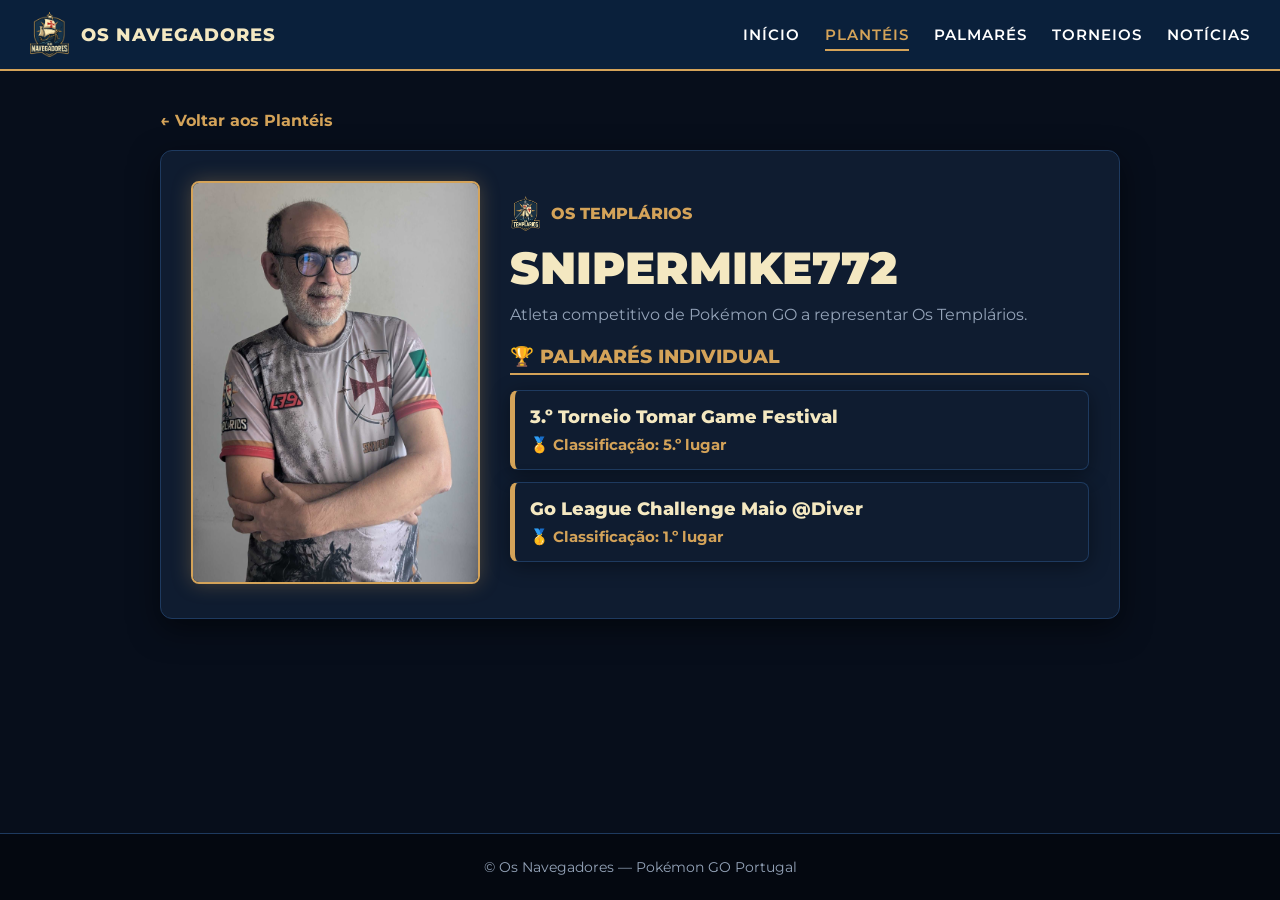
<file: snipermike772.html>
<!DOCTYPE html>
<html lang="pt">
<head>
  <meta charset="UTF-8">
  <meta name="viewport" content="width=device-width, initial-scale=1.0">
  <title>snipermike772 | Perfil de Jogador</title>
  <link rel="stylesheet" href="style.css">
  <link href="https://fonts.googleapis.com/css2?family=Montserrat:wght@600;800;900&display=swap" rel="stylesheet">
</head>
<body>

  <nav>
    <a href="index.html" class="nav-brand">
      <img src="OsNavegadores_SemFundo.png" alt="Logo">
      OS NAVEGADORES
    </a>
    <ul class="nav-links">
      <li><a href="index.html">Início</a></li>
      <li><a href="planteis.html" class="active">Plantéis</a></li>
      <li><a href="palmares.html">Palmarés</a></li>
      <li><a href="torneios.html">Torneios</a></li>
      <li><a href="noticias.html">Notícias</a></li>
    </ul>
  </nav>

  <div class="container">
    <a href="planteis.html" style="color: var(--gold); text-decoration: none; font-weight: 700; display: inline-block; margin-bottom: 20px;">← Voltar aos Plantéis</a>

    <div style="background: var(--bg-card); border: 1px solid var(--border); border-radius: 12px; padding: 30px; display: flex; flex-wrap: wrap; gap: 30px; align-items: center; box-shadow: 0 10px 30px rgba(0,0,0,0.5);">
      
      <!-- Foto de Perfil do Jogador -->
      <div style="flex: 1; min-width: 260px; max-width: 320px; text-align: center;">
        <img src="snipermike.jpg" alt="snipermike772" style="width: 100%; min-height: 300px; object-fit: cover; border-radius: 8px; border: 2px solid var(--gold); box-shadow: 0 0 20px var(--gold-glow);" onerror="this.src='snipermike.png'">
      </div>

      <!-- Detalhes do Jogador -->
      <div style="flex: 2; min-width: 280px;">
        <div style="display: flex; align-items: center; gap: 10px; margin-bottom: 10px;">
          <img src="OsTemplarios.png" alt="Os Templários" style="height: 35px;" onerror="this.src='OsTemplarios.jpg'">
          <span style="color: var(--gold); font-weight: 800; text-transform: uppercase;">Os Templários</span>
        </div>

        <h1 style="font-size: 2.8rem; font-weight: 900; color: var(--cream); text-transform: uppercase; margin-bottom: 10px;">SNIPERMIKE772</h1>
        <p style="color: var(--text-dim); margin-bottom: 20px;">Atleta competitivo de Pokémon GO a representar Os Templários.</p>

        <!-- Palmarés Individual -->
        <h3 style="font-size: 1.2rem; font-weight: 800; color: var(--gold); border-bottom: 2px solid var(--gold); padding-bottom: 5px; margin-bottom: 15px; text-transform: uppercase;">🏆 Palmarés Individual</h3>
        
        <div class="trophy-card" style="border-left-color: var(--gold); padding: 15px; margin-bottom: 12px;">
          <div class="trophy-title" style="font-size: 1.1rem; color: var(--cream); font-weight: 800;">3.º Torneio Tomar Game Festival</div>
          <p style="color: var(--gold); font-size: 0.95rem; font-weight: 700; margin-top: 4px;">🏅 Classificação: 5.º lugar</p>
        </div>

        <div class="trophy-card" style="border-left-color: var(--gold); padding: 15px; margin-bottom: 10px;">
          <div class="trophy-title" style="font-size: 1.1rem; color: var(--cream); font-weight: 800;">Go League Challenge Maio @Diver</div>
          <p style="color: var(--gold); font-size: 0.95rem; font-weight: 700; margin-top: 4px;">🥇 Classificação: 1.º lugar</p>
        </div>

      </div>
    </div>
  </div>

  <footer>© Os Navegadores — Pokémon GO Portugal</footer>
</body>
</html>
</file>
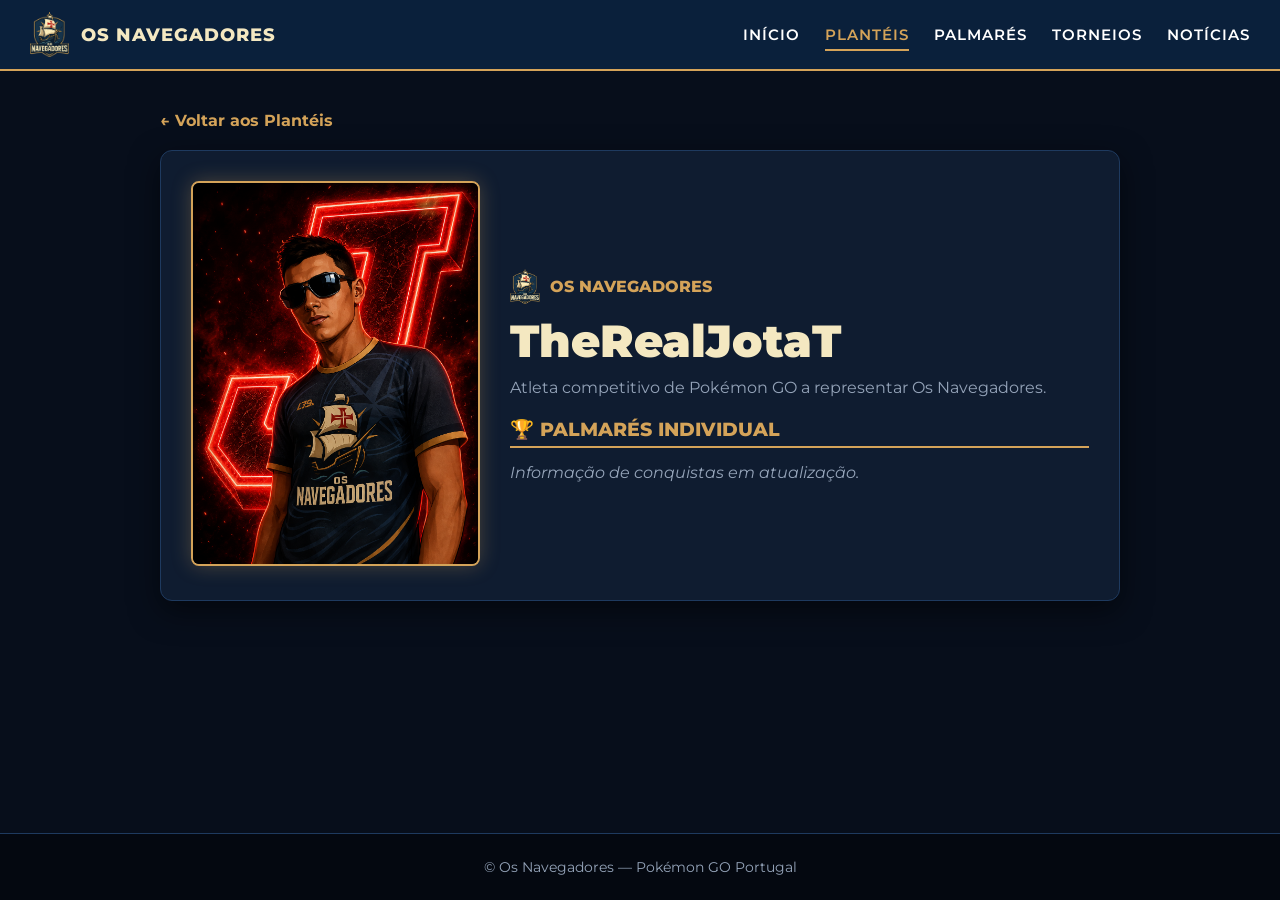
<file: therealjotat.html>
<!DOCTYPE html>
<html lang="pt">
<head>
  <meta charset="UTF-8">
  <meta name="viewport" content="width=device-width, initial-scale=1.0">
  <title>TheRealJotaT | Perfil de Jogador</title>
  <link rel="stylesheet" href="style.css">
  <link href="https://fonts.googleapis.com/css2?family=Montserrat:wght@600;800;900&display=swap" rel="stylesheet">
</head>
<body>

  <nav>
    <a href="index.html" class="nav-brand">
      <img src="OsNavegadores_SemFundo.png" alt="Logo">
      OS NAVEGADORES
    </a>
    <ul class="nav-links">
      <li><a href="index.html">Início</a></li>
      <li><a href="planteis.html" class="active">Plantéis</a></li>
      <li><a href="palmares.html">Palmarés</a></li>
      <li><a href="torneios.html">Torneios</a></li>
	  <li><a href="noticias.html">Notícias</a></li>
    </ul>
  </nav>

  <div class="container">
    <a href="planteis.html" style="color: var(--gold); text-decoration: none; font-weight: 700; display: inline-block; margin-bottom: 20px;">← Voltar aos Plantéis</a>

    <div style="background: var(--bg-card); border: 1px solid var(--border); border-radius: 12px; padding: 30px; display: flex; flex-wrap: wrap; gap: 30px; align-items: center; box-shadow: 0 10px 30px rgba(0,0,0,0.5);">
      
      <!-- Foto de Perfil do Jogador -->
      <div style="flex: 1; min-width: 260px; max-width: 320px; text-align: center;">
        <img src="jota.png" alt="TheRealJotaT" style="width: 100%; min-height: 300px; object-fit: cover; border-radius: 8px; border: 2px solid var(--gold); box-shadow: 0 0 20px var(--gold-glow);" onerror="this.src='jota.jpg'">
      </div>

      <!-- Detalhes do Jogador -->
      <div style="flex: 2; min-width: 280px;">
        <div style="display: flex; align-items: center; gap: 10px; margin-bottom: 10px;">
          <img src="OsNavegadores_SemFundo.png" alt="Os Navegadores" style="height: 35px;">
          <span style="color: var(--gold); font-weight: 800; text-transform: uppercase;">Os Navegadores</span>
        </div>

        <h1 style="font-size: 2.8rem; font-weight: 900; color: var(--cream); margin-bottom: 10px; text-transform: none;">TheRealJotaT</h1>
        <p style="color: var(--text-dim); margin-bottom: 20px;">Atleta competitivo de Pokémon GO a representar Os Navegadores.</p>

        <!-- Palmarés Individual -->
        <h3 style="font-size: 1.2rem; font-weight: 800; color: var(--gold); border-bottom: 2px solid var(--gold); padding-bottom: 5px; margin-bottom: 15px; text-transform: uppercase;">🏆 Palmarés Individual</h3>
        
        <p style="color: var(--text-dim); font-style: italic;">Informação de conquistas em atualização.</p>

      </div>
    </div>
  </div>

  <footer>© Os Navegadores — Pokémon GO Portugal</footer>
</body>
</html>
</file>
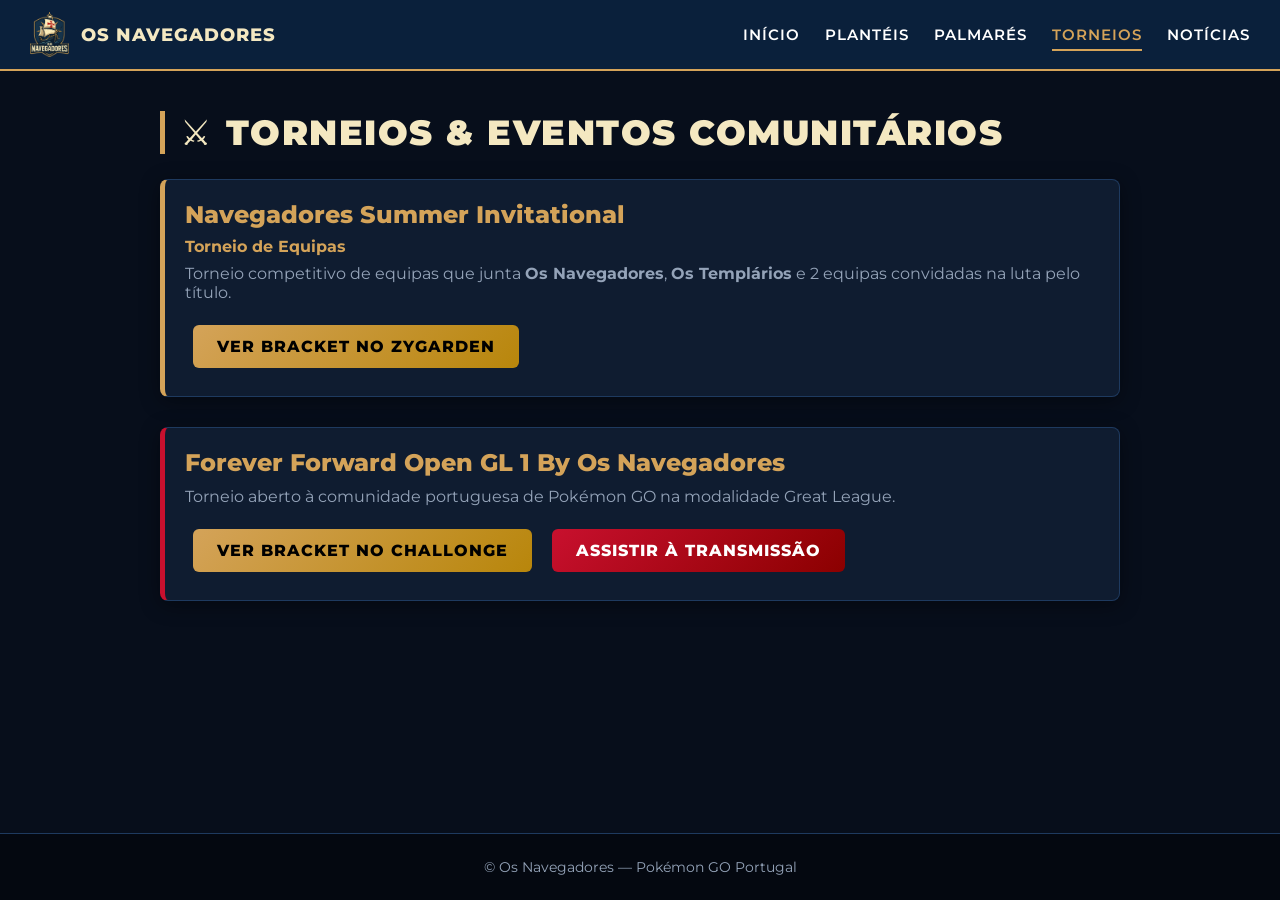
<file: torneios.html>
<!DOCTYPE html>
<html lang="pt">
<head>
  <meta charset="UTF-8">
  <meta name="viewport" content="width=device-width, initial-scale=1.0">
  <title>Os Navegadores | Torneios</title>
  <link rel="stylesheet" href="style.css">
  <link href="https://fonts.googleapis.com/css2?family=Montserrat:wght@600;800;900&display=swap" rel="stylesheet">
</head>
<body>

  <nav>
    <a href="index.html" class="nav-brand">
      <img src="OsNavegadores_SemFundo.png" alt="Logo">
      OS NAVEGADORES
    </a>
    <ul class="nav-links">
      <li><a href="index.html">Início</a></li>
      <li><a href="planteis.html">Plantéis</a></li>
      <li><a href="palmares.html">Palmarés</a></li>
      <li><a href="torneios.html" class="active">Torneios</a></li>
	  <li><a href="noticias.html">Notícias</a></li>
    </ul>
  </nav>

  <div class="container">
    <h1 class="page-title">⚔️ Torneios & Eventos Comunitários</h1>

    <!-- Navegadores Summer Invitational -->
    <div class="trophy-card" style="border-left-color: var(--gold);">
      <div style="display: flex; justify-content: space-between; align-items: flex-start; flex-wrap: wrap; gap: 10px;">
        <div>
          <div class="trophy-title" style="font-size: 1.5rem;">Navegadores Summer Invitational</div>
          <p style="color: var(--gold); font-weight: 700; margin-bottom: 8px;">Torneio de Equipas</p>
        </div>
      </div>
      <p style="color: var(--text-dim); margin-bottom: 15px;">
        Torneio competitivo de equipas que junta <strong>Os Navegadores</strong>, <strong>Os Templários</strong> e 2 equipas convidadas na luta pelo título.
      </p>
      <a href="https://zygarden.gg/tournaments/player/01982956-2bc2-4db2-b237-be3164371ecf/tournament/019fed16-7deb-40fe-9cd1-dacf5491d45c?tab=bracket" target="_blank" class="btn">Ver Bracket no ZyGarden</a>
    </div>

    <!-- Forever Forward Open GL 1 -->
    <div class="trophy-card" style="border-left-color: var(--red); margin-top: 30px;">
      <div class="trophy-title" style="font-size: 1.5rem;">Forever Forward Open GL 1 By Os Navegadores</div>
      <p style="color: var(--text-dim); margin: 10px 0;">
        Torneio aberto à comunidade portuguesa de Pokémon GO na modalidade Great League.
      </p>
      <div style="margin-top: 15px;">
        <a href="https://challonge.com/pt/FFOGL1NVG" target="_blank" class="btn">Ver Bracket no Challonge</a>
        <a href="https://youtu.be/MpDNE01F5EI?si=SNxamaJrClegD-qG" target="_blank" class="btn btn-red">Assistir à Transmissão</a>
      </div>
    </div>
  </div>

  <footer>© Os Navegadores — Pokémon GO Portugal</footer>
</body>
</html>
</file>
<file: style.css>
:root {
  --bg: #070e1b;
  --bg-card: #0f1c30;
  --navy: #0c2340;
  --gold: #d4a359;
  --gold-glow: rgba(212, 163, 89, 0.3);
  --red: #c8102e;
  --cream: #f4e8c1;
  --text: #ffffff;
  --text-dim: #94a3b8;
  --border: #1e3a5f;
}

* { margin: 0; padding: 0; box-sizing: border-box; font-family: 'Montserrat', system-ui, sans-serif; }
body { background-color: var(--bg); color: var(--text); min-height: 100vh; display: flex; flex-direction: column; }

/* Menu Superior */
nav { background: rgba(12, 35, 64, 0.9); backdrop-filter: blur(10px); border-bottom: 2px solid var(--gold); padding: 12px 30px; display: flex; justify-content: space-between; align-items: center; position: sticky; top: 0; z-index: 100; }
.nav-brand { display: flex; align-items: center; gap: 12px; text-decoration: none; color: var(--cream); font-weight: 800; font-size: 1.1rem; letter-spacing: 1px; }
.nav-brand img { height: 45px; }
.nav-links { display: flex; gap: 25px; list-style: none; }
.nav-links a { color: var(--text); text-decoration: none; font-weight: 600; font-size: 0.95rem; text-transform: uppercase; letter-spacing: 1px; transition: 0.3s; padding: 5px 0; }
.nav-links a:hover, .nav-links a.active { color: var(--gold); border-bottom: 2px solid var(--gold); }

/* Layout Geral */
.container { max-width: 1000px; margin: 40px auto; padding: 0 20px; flex: 1; width: 100%; }
.page-title { font-size: 2.2rem; font-weight: 900; text-transform: uppercase; color: var(--cream); border-left: 5px solid var(--gold); padding-left: 15px; margin-bottom: 25px; letter-spacing: 1.5px; }

/* Cartões do Palmarés */
.trophy-card { background: var(--bg-card); border: 1px solid var(--border); border-left: 5px solid var(--gold); padding: 20px; border-radius: 8px; margin-bottom: 20px; box-shadow: 0 4px 20px rgba(0,0,0,0.4); }
.trophy-card.silver { border-left-color: #cbd5e1; }
.trophy-card.bronze { border-left-color: #b45309; }
.trophy-title { font-size: 1.2rem; font-weight: 800; color: var(--gold); margin-bottom: 8px; }
.trophy-list { list-style: none; color: var(--text-dim); }
.trophy-list li { margin-bottom: 6px; font-size: 0.95rem; }

/* Grelhas de Jogadores (Roster) */
.grid { display: grid; grid-template-columns: repeat(auto-fill, minmax(200px, 1fr)); gap: 15px; }
.player-card { background: linear-gradient(145deg, #0f1c30 0%, #0c2340 100%); border: 1px solid var(--border); padding: 20px; border-radius: 8px; text-align: center; font-weight: 700; font-size: 1.05rem; color: var(--cream); transition: 0.3s; }
.player-card:hover { transform: translateY(-5px); border-color: var(--gold); box-shadow: 0 0 15px var(--gold-glow); }

/* Botões */
.btn { display: inline-flex; align-items: center; justify-content: center; padding: 12px 24px; background: linear-gradient(135deg, var(--gold) 0%, #b8860b 100%); color: #000; text-decoration: none; font-weight: 800; border-radius: 6px; text-transform: uppercase; letter-spacing: 1px; transition: 0.3s; margin: 8px; }
.btn:hover { transform: scale(1.05); box-shadow: 0 0 20px var(--gold-glow); }
.btn-red { background: linear-gradient(135deg, var(--red) 0%, #8b0000 100%); color: #fff; }

footer { text-align: center; padding: 25px; background: #040810; border-top: 1px solid var(--border); color: var(--text-dim); font-size: 0.85rem; margin-top: auto; }

/* ==========================================
   OTIMIZAÇÃO PARA TELEMÓVEIS (MOBILE)
   ========================================== */

@media (max-width: 768px) {
  
  body {
    padding: 10px;
  }
  
  .container {
    padding: 15px !important;
    margin: 10px auto !important;
  }

  /* 1. Menu de Navegação */
  nav {
    flex-direction: column;
    gap: 12px;
    padding: 12px 10px !important;
    text-align: center;
  }

  /* Fix do Logótipo no Header */
  .nav-brand {
    font-size: 1.1rem !important;
  }

  .nav-brand img {
    height: 35px !important; /* Mantém o logo pequeno */
    width: auto !important;
  }

  .nav-links {
    flex-wrap: wrap;
    justify-content: center;
    gap: 8px !important;
  }

  .nav-links a {
    font-size: 0.8rem !important;
    padding: 5px 8px;
  }

  /* 2. Títulos */
  h1 {
    font-size: 1.7rem !important;
  }

  h2 {
    font-size: 1.2rem !important;
  }

  /* 3. Grelha de Notícias e Jogadores */
  .news-grid, 
  .players-grid {
    grid-template-columns: 1fr !important;
    gap: 20px !important;
  }

  /* 4. Tabelas em Telemóvel */
  .match-table th, 
  .match-table td {
    padding: 8px 5px !important;
    font-size: 0.8rem !important;
  }
}
</file>
